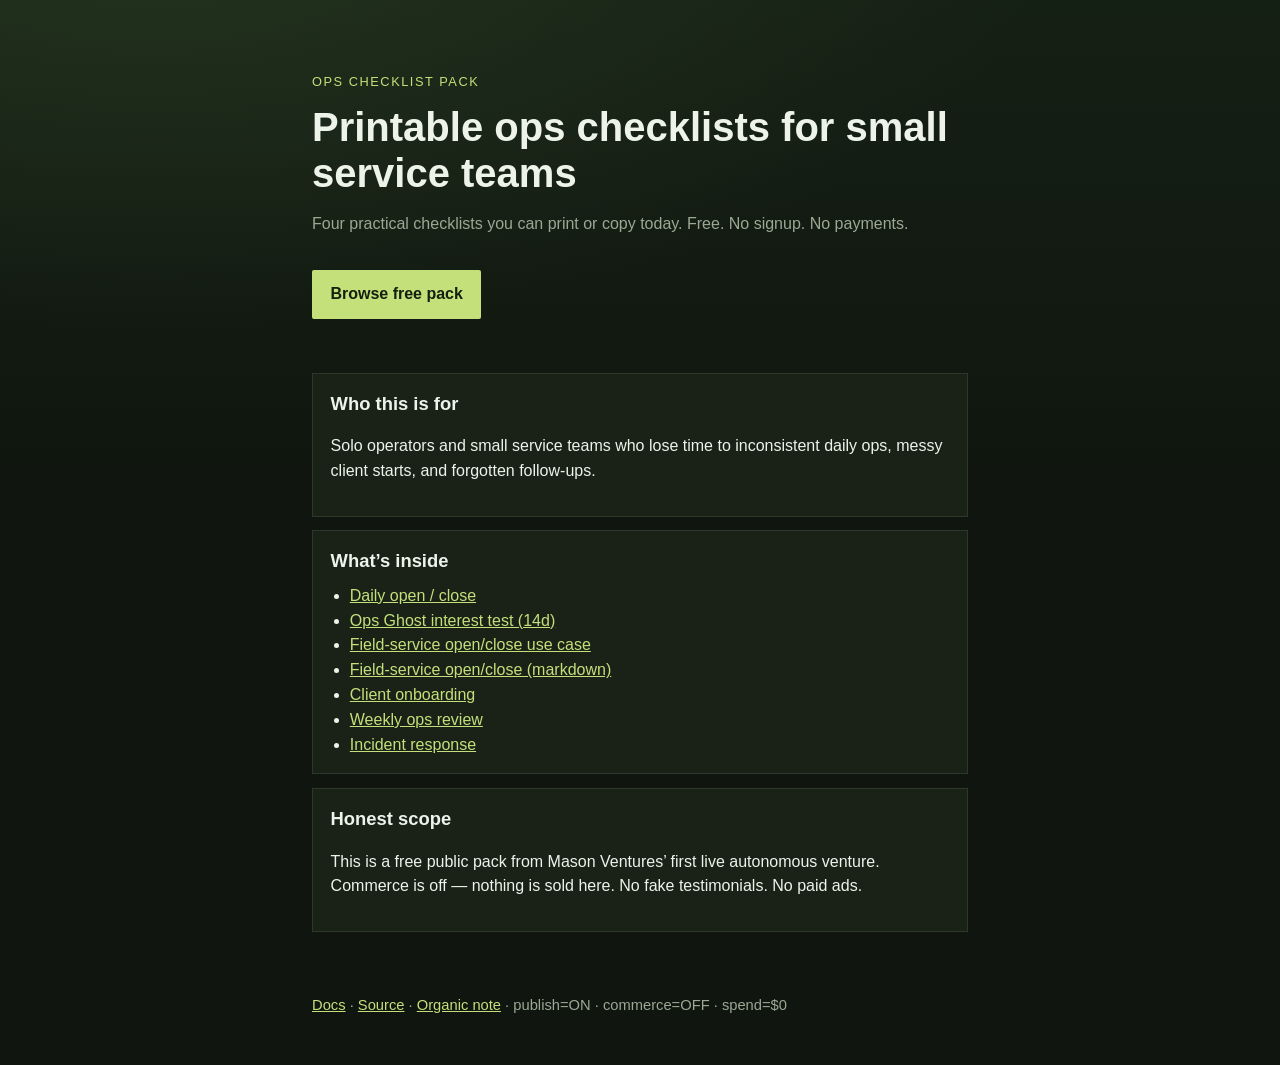
<file: index.html>
<!DOCTYPE html>
<html lang="en">
<head>
  <meta charset="utf-8" />
  <meta name="viewport" content="width=device-width, initial-scale=1" />
  <title>Ops Checklist Pack — free checklists for small service teams</title>
  <meta name="description" content="Free printable ops checklists for small service businesses: open/close, client onboarding, weekly review, and incident response. No account. No payment." />
  <meta name="robots" content="index,follow" />
  <link rel="canonical" href="https://masondaxton.github.io/ops-checklist-pack/" />
  <link rel="stylesheet" href="assets/site.css" />
</head>
<body>
  <header class="hero">
    <p class="brand">Ops Checklist Pack</p>
    <h1>Printable ops checklists for small service teams</h1>
    <p class="lede">Four practical checklists you can print or copy today. Free. No signup. No payments.</p>
    <a class="cta" href="checklists/">Browse free pack</a>
  </header>

  <main>
    <section class="panel">
      <h2>Who this is for</h2>
      <p>Solo operators and small service teams who lose time to inconsistent daily ops, messy client starts, and forgotten follow-ups.</p>
    </section>
    <section class="panel">
      <h2>What’s inside</h2>
      <ul>
        <li><a href="checklists/01-daily-open-close.md">Daily open / close</a></li>
        <li><a href="use-cases/ops-ghost-interest.html">Ops Ghost interest test (14d)</a></li>
        <li><a href="use-cases/field-service-daily-open-close.html">Field-service open/close use case</a></li>
        <li><a href="checklists/05-field-service-open-close.md">Field-service open/close (markdown)</a></li>
        <li><a href="checklists/02-client-onboarding.md">Client onboarding</a></li>
        <li><a href="checklists/03-weekly-ops-review.md">Weekly ops review</a></li>
        <li><a href="checklists/04-incident-response.md">Incident response</a></li>
      </ul>
    </section>
    <section class="panel">
      <h2>Honest scope</h2>
      <p>This is a free public pack from Mason Ventures’ first live autonomous venture. Commerce is off — nothing is sold here. No fake testimonials. No paid ads.</p>
    </section>
  </main>

  <footer>
    <a href="docs/">Docs</a> ·
    <a href="https://github.com/masondaxton/ops-checklist-pack">Source</a> ·
    <a href="distribute/organic-note.md">Organic note</a> ·
    <span>publish=ON · commerce=OFF · spend=$0</span>
  </footer>
</body>
</html>
</file>
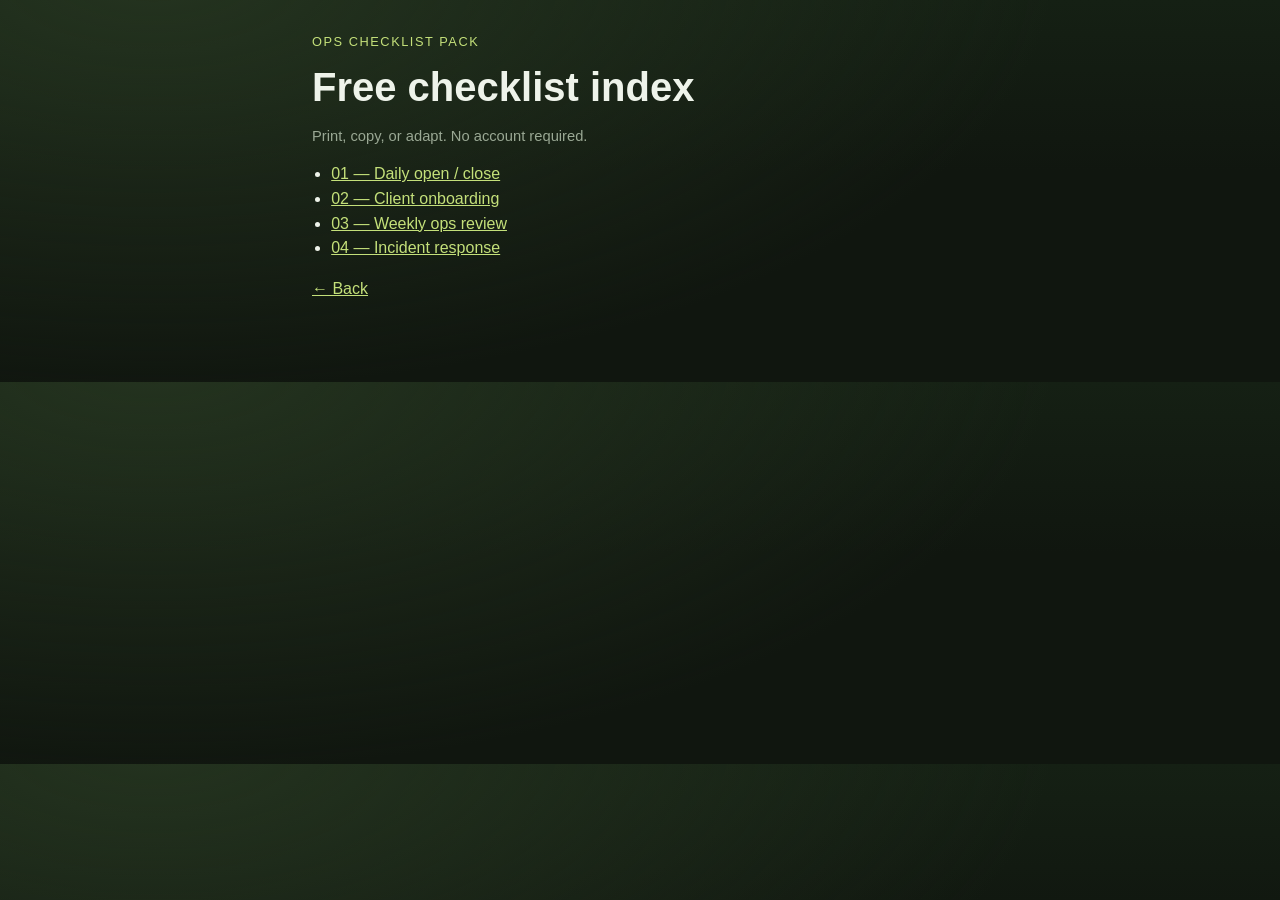
<file: checklists/index.html>
<!DOCTYPE html>
<html lang="en">
<head>
  <meta charset="utf-8" />
  <meta name="viewport" content="width=device-width, initial-scale=1" />
  <title>Checklists — Ops Checklist Pack</title>
  <link rel="stylesheet" href="../assets/site.css" />
</head>
<body>
  <article class="checklist">
    <p class="brand">Ops Checklist Pack</p>
    <h1>Free checklist index</h1>
    <p class="meta">Print, copy, or adapt. No account required.</p>
    <ul>
      <li><a href="01-daily-open-close.md">01 — Daily open / close</a></li>
      <li><a href="02-client-onboarding.md">02 — Client onboarding</a></li>
      <li><a href="03-weekly-ops-review.md">03 — Weekly ops review</a></li>
      <li><a href="04-incident-response.md">04 — Incident response</a></li>
    </ul>
    <p><a href="../">← Back</a></p>
  </article>
</body>
</html>
</file>
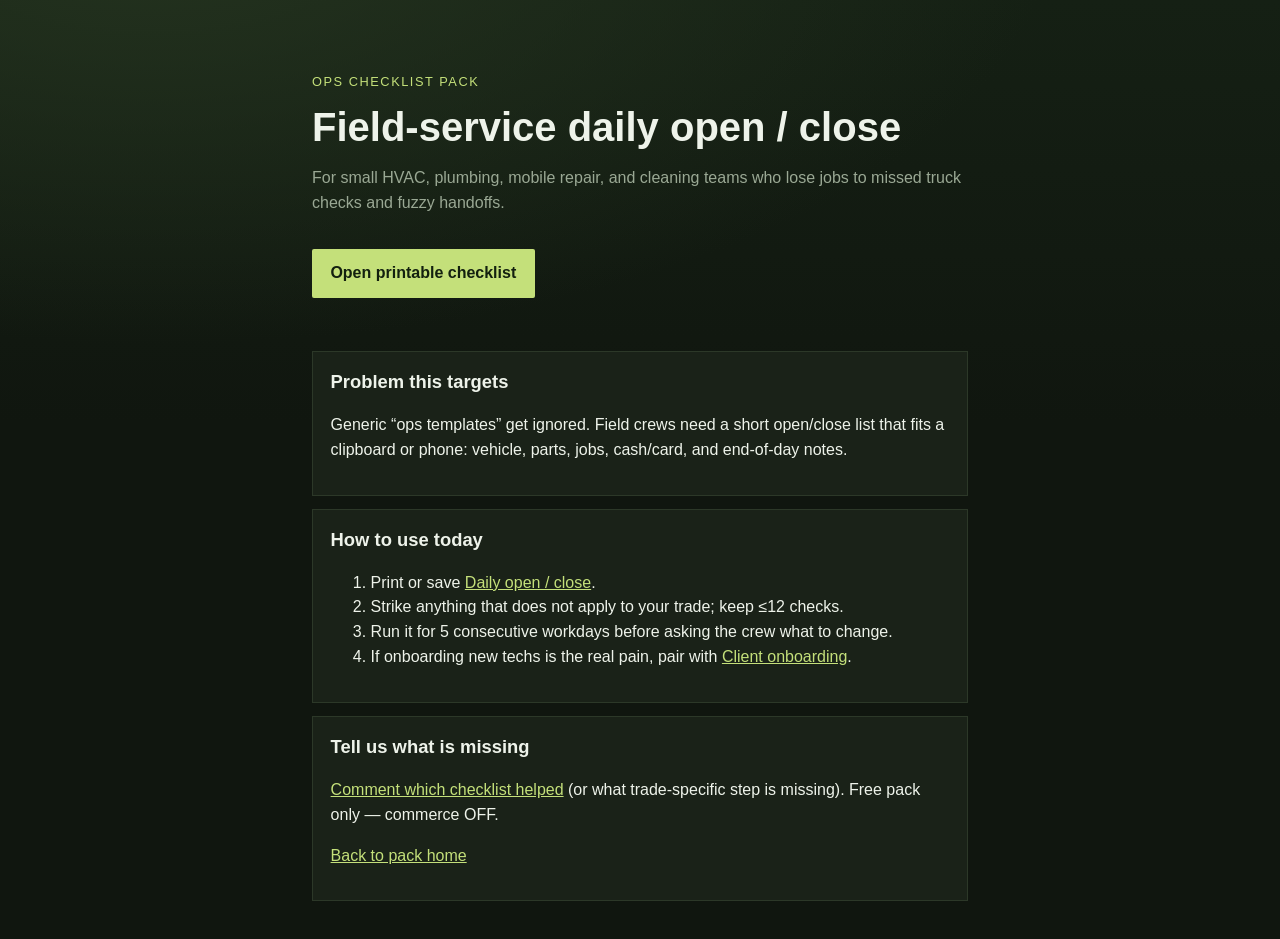
<file: checklists/field-service-daily-open-close.html>
<!doctype html>
<html lang="en">
<head>
  <meta charset="utf-8" />
  <meta name="viewport" content="width=device-width, initial-scale=1" />
  <title>Field-service daily open/close checklist — free printable</title>
  <meta name="description" content="Free printable daily open/close checklist for small field-service teams (HVAC, plumbing, mobile repair, cleaning). No signup. No payment." />
  <meta name="robots" content="index,follow" />
  <link rel="canonical" href="https://masondaxton.github.io/ops-checklist-pack/use-cases/field-service-daily-open-close.html" />
  <link rel="stylesheet" href="../assets/site.css" />
</head>
<body>
  <header class="hero">
    <p class="brand"><a href="../" style="color:inherit;text-decoration:none">Ops Checklist Pack</a></p>
    <h1>Field-service daily open / close</h1>
    <p class="lede">For small HVAC, plumbing, mobile repair, and cleaning teams who lose jobs to missed truck checks and fuzzy handoffs.</p>
    <a class="cta" href="01-daily-open-close.md">Open printable checklist</a>
  </header>
  <main>
    <section class="panel">
      <h2>Problem this targets</h2>
      <p>Generic “ops templates” get ignored. Field crews need a short open/close list that fits a clipboard or phone: vehicle, parts, jobs, cash/card, and end-of-day notes.</p>
    </section>
    <section class="panel">
      <h2>How to use today</h2>
      <ol>
        <li>Print or save <a href="01-daily-open-close.md">Daily open / close</a>.</li>
        <li>Strike anything that does not apply to your trade; keep ≤12 checks.</li>
        <li>Run it for 5 consecutive workdays before asking the crew what to change.</li>
        <li>If onboarding new techs is the real pain, pair with <a href="02-client-onboarding.md">Client onboarding</a>.</li>
      </ol>
    </section>
    <section class="panel">
      <h2>Tell us what is missing</h2>
      <p><a href="https://github.com/masondaxton/ops-checklist-pack/issues/1">Comment which checklist helped</a> (or what trade-specific step is missing). Free pack only — commerce OFF.</p>
      <p><a href="../">Back to pack home</a></p>
    </section>
  </main>
</body>
</html>
</file>
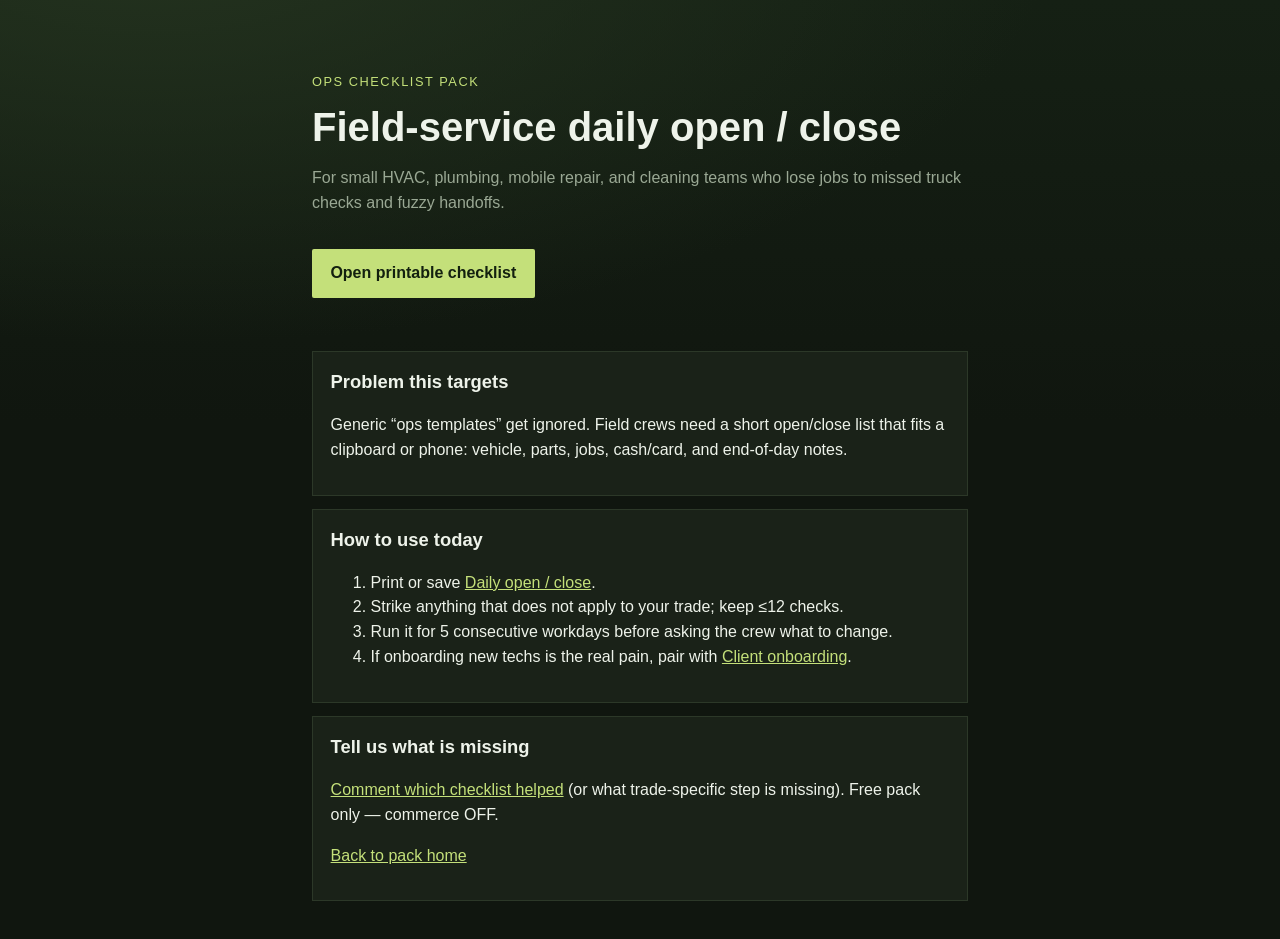
<file: use-cases/field-service-daily-open-close.html>
<!doctype html>
<html lang="en">
<head>
  <meta charset="utf-8" />
  <meta name="viewport" content="width=device-width, initial-scale=1" />
  <title>Field-service daily open/close checklist — free printable</title>
  <meta name="description" content="Free printable daily open/close checklist for small field-service teams (HVAC, plumbing, mobile repair, cleaning). No signup. No payment." />
  <meta name="robots" content="index,follow" />
  <link rel="canonical" href="https://masondaxton.github.io/ops-checklist-pack/use-cases/field-service-daily-open-close.html" />
  <link rel="stylesheet" href="../assets/site.css" />
</head>
<body>
  <header class="hero">
    <p class="brand"><a href="../" style="color:inherit;text-decoration:none">Ops Checklist Pack</a></p>
    <h1>Field-service daily open / close</h1>
    <p class="lede">For small HVAC, plumbing, mobile repair, and cleaning teams who lose jobs to missed truck checks and fuzzy handoffs.</p>
    <a class="cta" href="../checklists/01-daily-open-close.md">Open printable checklist</a>
  </header>
  <main>
    <section class="panel">
      <h2>Problem this targets</h2>
      <p>Generic “ops templates” get ignored. Field crews need a short open/close list that fits a clipboard or phone: vehicle, parts, jobs, cash/card, and end-of-day notes.</p>
    </section>
    <section class="panel">
      <h2>How to use today</h2>
      <ol>
        <li>Print or save <a href="../checklists/01-daily-open-close.md">Daily open / close</a>.</li>
        <li>Strike anything that does not apply to your trade; keep ≤12 checks.</li>
        <li>Run it for 5 consecutive workdays before asking the crew what to change.</li>
        <li>If onboarding new techs is the real pain, pair with <a href="../checklists/02-client-onboarding.md">Client onboarding</a>.</li>
      </ol>
    </section>
    <section class="panel">
      <h2>Tell us what is missing</h2>
      <p><a href="https://github.com/masondaxton/ops-checklist-pack/issues/1">Comment which checklist helped</a> (or what trade-specific step is missing). Free pack only — commerce OFF.</p>
      <p><a href="../">Back to pack home</a></p>
    </section>
  </main>
</body>
</html>
</file>
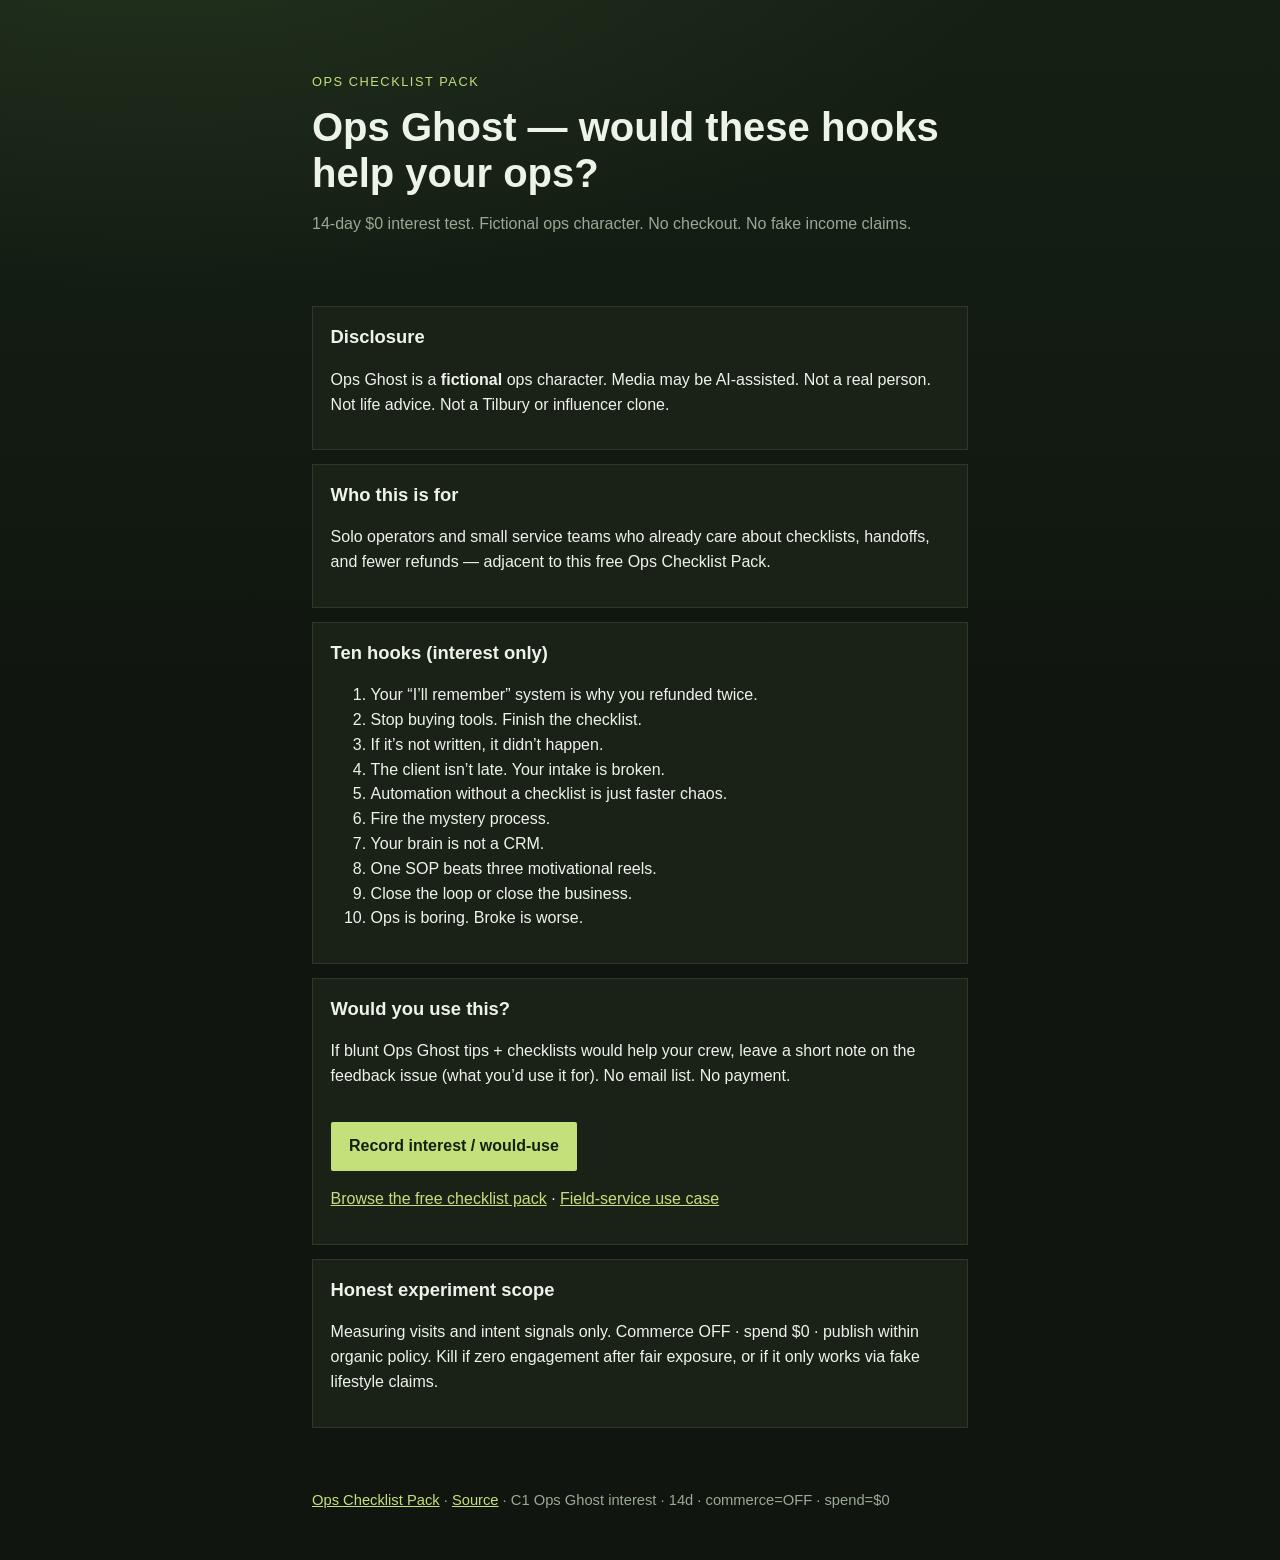
<file: use-cases/ops-ghost-interest.html>
<!DOCTYPE html>
<html lang="en">
<head>
  <meta charset="utf-8" />
  <meta name="viewport" content="width=device-width, initial-scale=1" />
  <title>Ops Ghost — blunt ops hooks for solo operators (interest test)</title>
  <meta name="description" content="Fictional ops mascot hooks for small service teams. Free interest check — no signup, no payment. Disclosure: AI-assisted fictional character." />
  <meta name="robots" content="index,follow" />
  <link rel="canonical" href="https://masondaxton.github.io/ops-checklist-pack/use-cases/ops-ghost-interest.html" />
  <link rel="stylesheet" href="../assets/site.css" />
</head>
<body>
  <header class="hero">
    <p class="brand">Ops Checklist Pack</p>
    <h1>Ops Ghost — would these hooks help your ops?</h1>
    <p class="lede">14-day $0 interest test. Fictional ops character. No checkout. No fake income claims.</p>
  </header>

  <main>
    <section class="panel">
      <h2>Disclosure</h2>
      <p>Ops Ghost is a <strong>fictional</strong> ops character. Media may be AI-assisted. Not a real person. Not life advice. Not a Tilbury or influencer clone.</p>
    </section>

    <section class="panel">
      <h2>Who this is for</h2>
      <p>Solo operators and small service teams who already care about checklists, handoffs, and fewer refunds — adjacent to this free Ops Checklist Pack.</p>
    </section>

    <section class="panel">
      <h2>Ten hooks (interest only)</h2>
      <ol>
        <li>Your “I’ll remember” system is why you refunded twice.</li>
        <li>Stop buying tools. Finish the checklist.</li>
        <li>If it’s not written, it didn’t happen.</li>
        <li>The client isn’t late. Your intake is broken.</li>
        <li>Automation without a checklist is just faster chaos.</li>
        <li>Fire the mystery process.</li>
        <li>Your brain is not a CRM.</li>
        <li>One SOP beats three motivational reels.</li>
        <li>Close the loop or close the business.</li>
        <li>Ops is boring. Broke is worse.</li>
      </ol>
    </section>

    <section class="panel">
      <h2>Would you use this?</h2>
      <p>If blunt Ops Ghost tips + checklists would help your crew, leave a short note on the feedback issue (what you’d use it for). No email list. No payment.</p>
      <p><a class="cta" href="https://github.com/masondaxton/ops-checklist-pack/issues/2">Record interest / would-use</a></p>
      <p><a href="../checklists/">Browse the free checklist pack</a> · <a href="./field-service-daily-open-close.html">Field-service use case</a></p>
    </section>

    <section class="panel">
      <h2>Honest experiment scope</h2>
      <p>Measuring visits and intent signals only. Commerce OFF · spend $0 · publish within organic policy. Kill if zero engagement after fair exposure, or if it only works via fake lifestyle claims.</p>
    </section>
  </main>

  <footer>
    <a href="../">Ops Checklist Pack</a> ·
    <a href="https://github.com/masondaxton/ops-checklist-pack">Source</a> ·
    <span>C1 Ops Ghost interest · 14d · commerce=OFF · spend=$0</span>
  </footer>
</body>
</html>
</file>
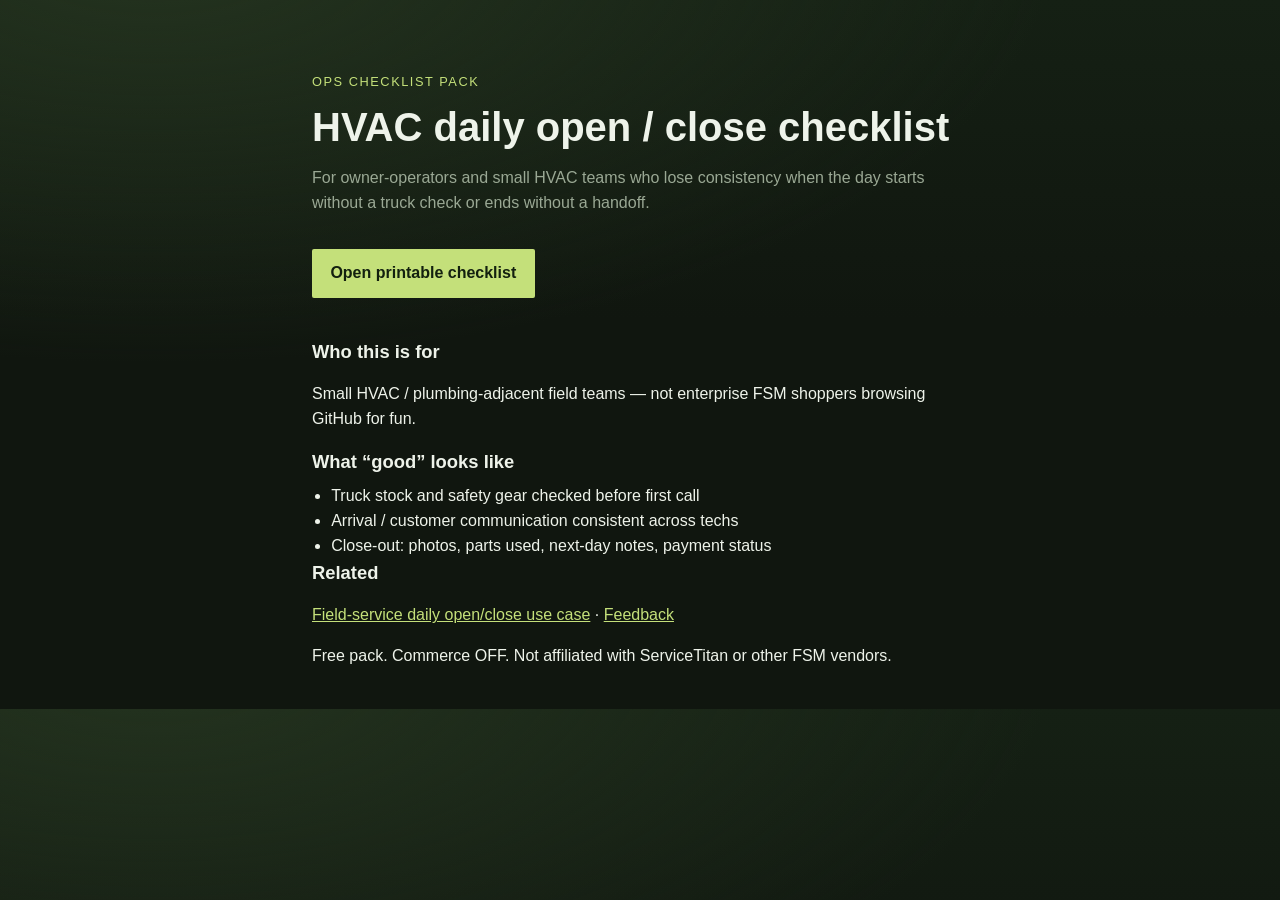
<file: docs/use-cases/hvac-daily-open-close-checklist.html>
<!doctype html>
<html lang="en">
<head>
  <meta charset="utf-8" />
  <meta name="viewport" content="width=device-width, initial-scale=1" />
  <title>HVAC daily open/close checklist — free printable</title>
  <meta name="description" content="Free printable HVAC / field-service daily open and close checklist for small shops. Truck stock, arrival, close-out. No signup." />
  <meta name="robots" content="index,follow" />
  <link rel="canonical" href="https://masondaxton.github.io/ops-checklist-pack/use-cases/hvac-daily-open-close-checklist.html" />
  <link rel="stylesheet" href="../assets/site.css" />
</head>
<body>
  <header class="hero">
    <p class="brand"><a href="../" style="color:inherit;text-decoration:none">Ops Checklist Pack</a></p>
    <h1>HVAC daily open / close checklist</h1>
    <p class="lede">For owner-operators and small HVAC teams who lose consistency when the day starts without a truck check or ends without a handoff.</p>
    <a class="cta" href="../checklists/01-daily-open-close.md">Open printable checklist</a>
  </header>
  <main class="wrap">
    <h2>Who this is for</h2>
    <p>Small HVAC / plumbing-adjacent field teams — not enterprise FSM shoppers browsing GitHub for fun.</p>
    <h2>What “good” looks like</h2>
    <ul>
      <li>Truck stock and safety gear checked before first call</li>
      <li>Arrival / customer communication consistent across techs</li>
      <li>Close-out: photos, parts used, next-day notes, payment status</li>
    </ul>
    <h2>Related</h2>
    <p><a href="field-service-daily-open-close.html">Field-service daily open/close use case</a> ·
       <a href="https://github.com/masondaxton/ops-checklist-pack/issues/1">Feedback</a></p>
    <p>Free pack. Commerce OFF. Not affiliated with ServiceTitan or other FSM vendors.</p>
  </main>
</body>
</html>
</file>
<file: assets/site.css>
:root {
  --bg: #10160f;
  --fg: #eef3ea;
  --accent: #c4e07a;
  --muted: #9aa894;
  --panel: #1a2218;
  --line: #2c3828;
}
* { box-sizing: border-box; }
body {
  margin: 0;
  font-family: "IBM Plex Sans", "Segoe UI", sans-serif;
  background:
    radial-gradient(900px 420px at 12% -8%, #24331f, transparent),
    linear-gradient(180deg, #152014, var(--bg) 45%);
  color: var(--fg);
  line-height: 1.55;
}
.hero, main, footer { padding: 1.5rem; max-width: 44rem; margin: 0 auto; }
.hero { padding-top: 4.5rem; padding-bottom: 1rem; }
.brand {
  letter-spacing: 0.12em;
  text-transform: uppercase;
  color: var(--accent);
  font-size: 0.8rem;
  margin: 0 0 0.75rem;
}
h1 { font-size: clamp(1.8rem, 4vw, 2.5rem); line-height: 1.15; margin: 0 0 0.75rem; }
h2 { margin: 0 0 0.5rem; font-size: 1.15rem; }
.lede, .note, footer { color: var(--muted); }
.cta {
  display: inline-block;
  margin-top: 1.1rem;
  padding: 0.75rem 1.15rem;
  background: var(--accent);
  color: #13200f;
  text-decoration: none;
  border-radius: 2px;
  font-weight: 700;
}
.panel {
  background: var(--panel);
  border: 1px solid var(--line);
  padding: 1rem 1.1rem;
  margin: 0.85rem 0;
}
ul { margin: 0.4rem 0 0; padding-left: 1.2rem; }
a { color: var(--accent); }
footer { padding-bottom: 3rem; font-size: 0.92rem; }
code, pre {
  font-family: "IBM Plex Mono", Consolas, monospace;
  background: #12180f;
}
pre {
  padding: 0.9rem;
  overflow: auto;
  border: 1px solid var(--line);
}
article.checklist { padding: 2rem 1.5rem 4rem; max-width: 44rem; margin: 0 auto; }
.meta { color: var(--muted); font-size: 0.92rem; }
</file>
<file: docs/assets/site.css>
:root {
  --bg: #10160f;
  --fg: #eef3ea;
  --accent: #c4e07a;
  --muted: #9aa894;
  --panel: #1a2218;
  --line: #2c3828;
}
* { box-sizing: border-box; }
body {
  margin: 0;
  font-family: "IBM Plex Sans", "Segoe UI", sans-serif;
  background:
    radial-gradient(900px 420px at 12% -8%, #24331f, transparent),
    linear-gradient(180deg, #152014, var(--bg) 45%);
  color: var(--fg);
  line-height: 1.55;
}
.hero, main, footer { padding: 1.5rem; max-width: 44rem; margin: 0 auto; }
.hero { padding-top: 4.5rem; padding-bottom: 1rem; }
.brand {
  letter-spacing: 0.12em;
  text-transform: uppercase;
  color: var(--accent);
  font-size: 0.8rem;
  margin: 0 0 0.75rem;
}
h1 { font-size: clamp(1.8rem, 4vw, 2.5rem); line-height: 1.15; margin: 0 0 0.75rem; }
h2 { margin: 0 0 0.5rem; font-size: 1.15rem; }
.lede, .note, footer { color: var(--muted); }
.cta {
  display: inline-block;
  margin-top: 1.1rem;
  padding: 0.75rem 1.15rem;
  background: var(--accent);
  color: #13200f;
  text-decoration: none;
  border-radius: 2px;
  font-weight: 700;
}
.panel {
  background: var(--panel);
  border: 1px solid var(--line);
  padding: 1rem 1.1rem;
  margin: 0.85rem 0;
}
ul { margin: 0.4rem 0 0; padding-left: 1.2rem; }
a { color: var(--accent); }
footer { padding-bottom: 3rem; font-size: 0.92rem; }
code, pre {
  font-family: "IBM Plex Mono", Consolas, monospace;
  background: #12180f;
}
pre {
  padding: 0.9rem;
  overflow: auto;
  border: 1px solid var(--line);
}
article.checklist { padding: 2rem 1.5rem 4rem; max-width: 44rem; margin: 0 auto; }
.meta { color: var(--muted); font-size: 0.92rem; }
</file>
